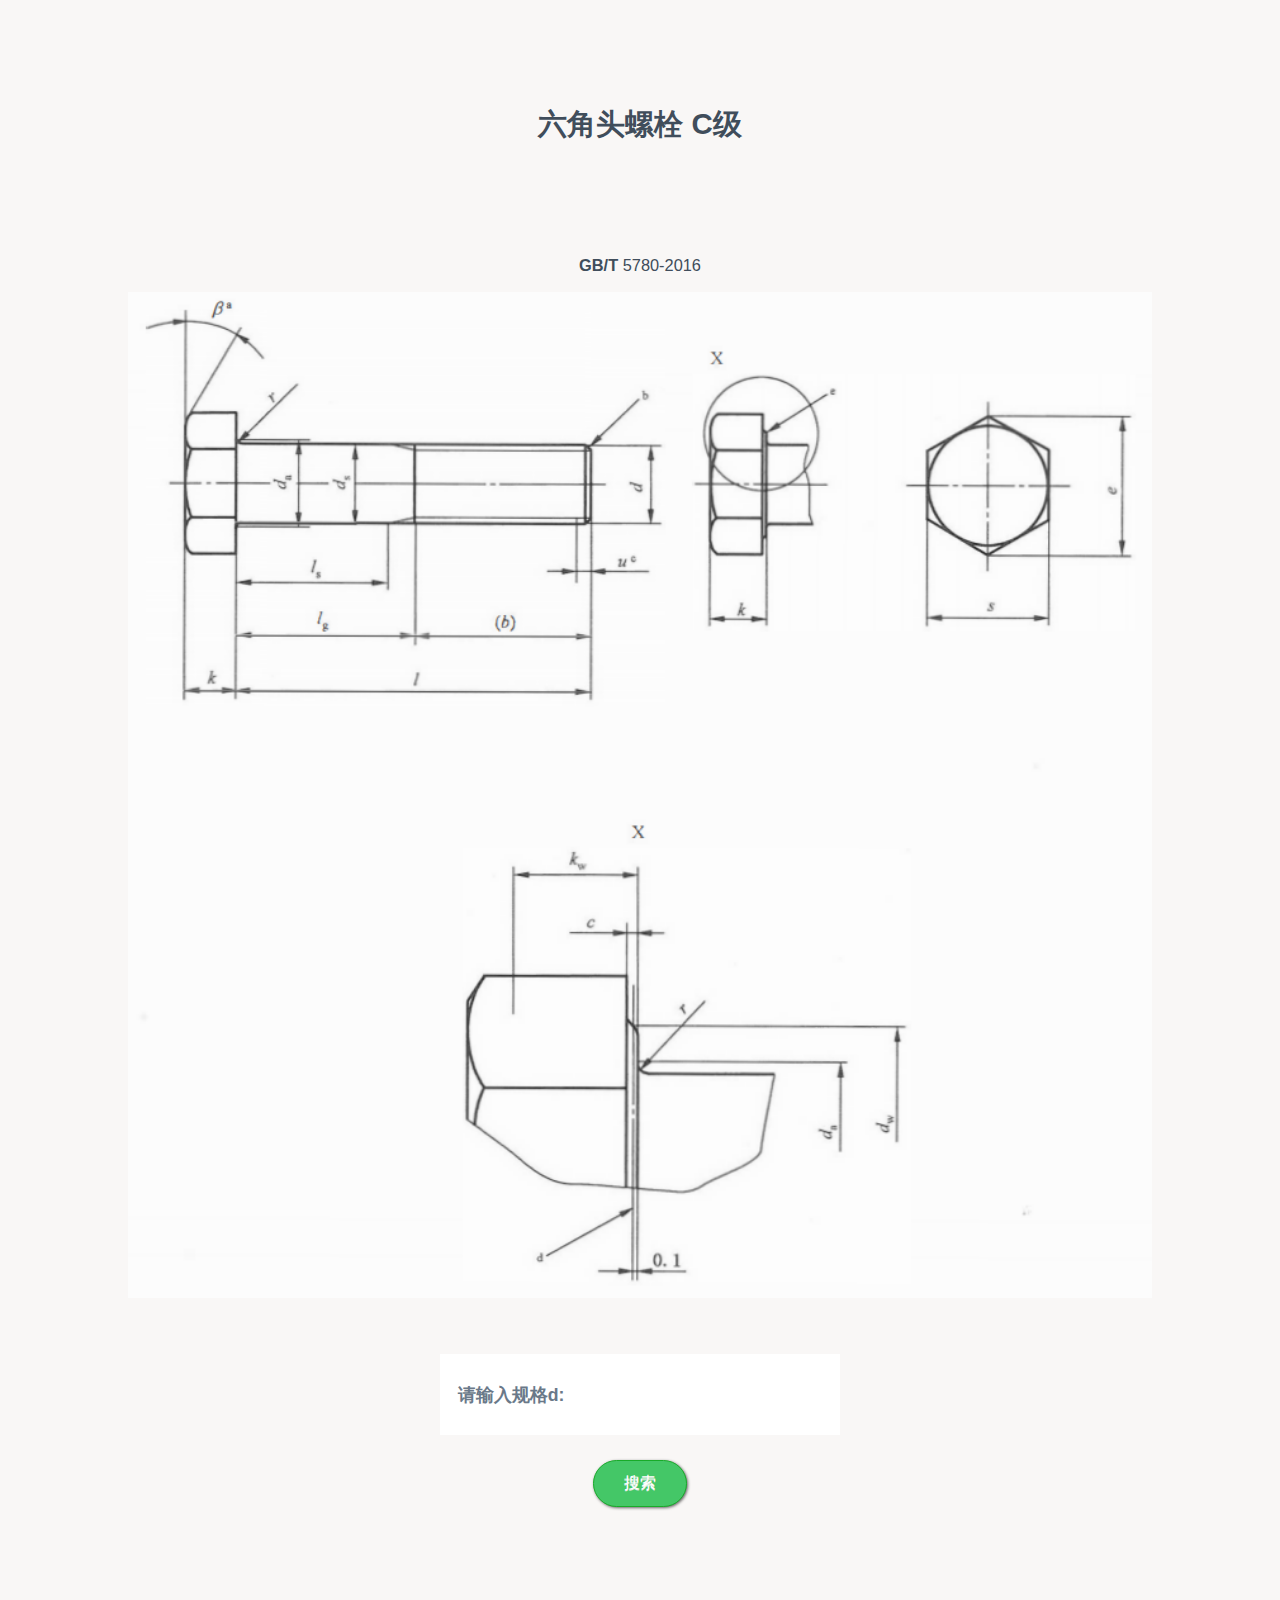
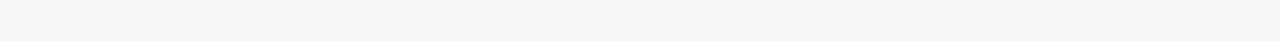
<file: WebRoot/bolt.html>
<!DOCTYPE html>
<html>
	<head>
		<meta charset="utf-8" />
		<meta http-equiv="pragma" content="no-cache">
		<meta http-equiv="cache-control" content="no-cache">
		<meta http-equiv="expires" content="0">
		<title>六角螺栓 C级</title>
		<link rel="stylesheet" type="text/css" href="css/bolt.css"/>
		<meta name="viewport" content="width=device-width,initial-scale=1.0, minimum-scale=1.0, maximum-scale=1.0, user-scalable=no"/>
		<script type="text/javascript" src="js\jquery-3.3.1.js"></script>
		<script type="text/javascript" src="js\bolt.js"></script>
		<link rel="stylesheet" type="text/css" href="css/normalize.css" />
		<link rel="stylesheet" type="text/css" href="fonts/font-awesome-4.2.0/css/font-awesome.min.css" />
		<link rel="stylesheet" type="text/css" href="css/demo.css" />
		<link rel="stylesheet" type="text/css" href="css/component.css" />
	</head>
	<body>
		<div class="content">
			<div id="">
				<h3>六角头螺栓 C级</h3>
				<p><strong>GB/T</strong> 5780-2016</p>
			</div>
			<div id="">
				<img src="img/bolt.png" class="bolt_img">
			</div>
			<div>
				<span class="input input--ichiro">
					<input class="input__field input__field--ichiro" type="text" id="bolt_value" onkeyup="value=value.replace(/[^\w\.\/]/ig,'')"/>
					<label class="input__label input__label--ichiro" for="bolt_value">
						<span class="input__label-content input__label-content--ichiro">请输入规格d:</span>
					</label>
				</span>
			</div>
			<div>
				<button type="button" id="bolt_search" class="search_bt">搜索</button>
			</div>
			<br>
			<br>
			<div id="data_content" >
			
			</div>
		</div>
	</body>
</html>
</file>
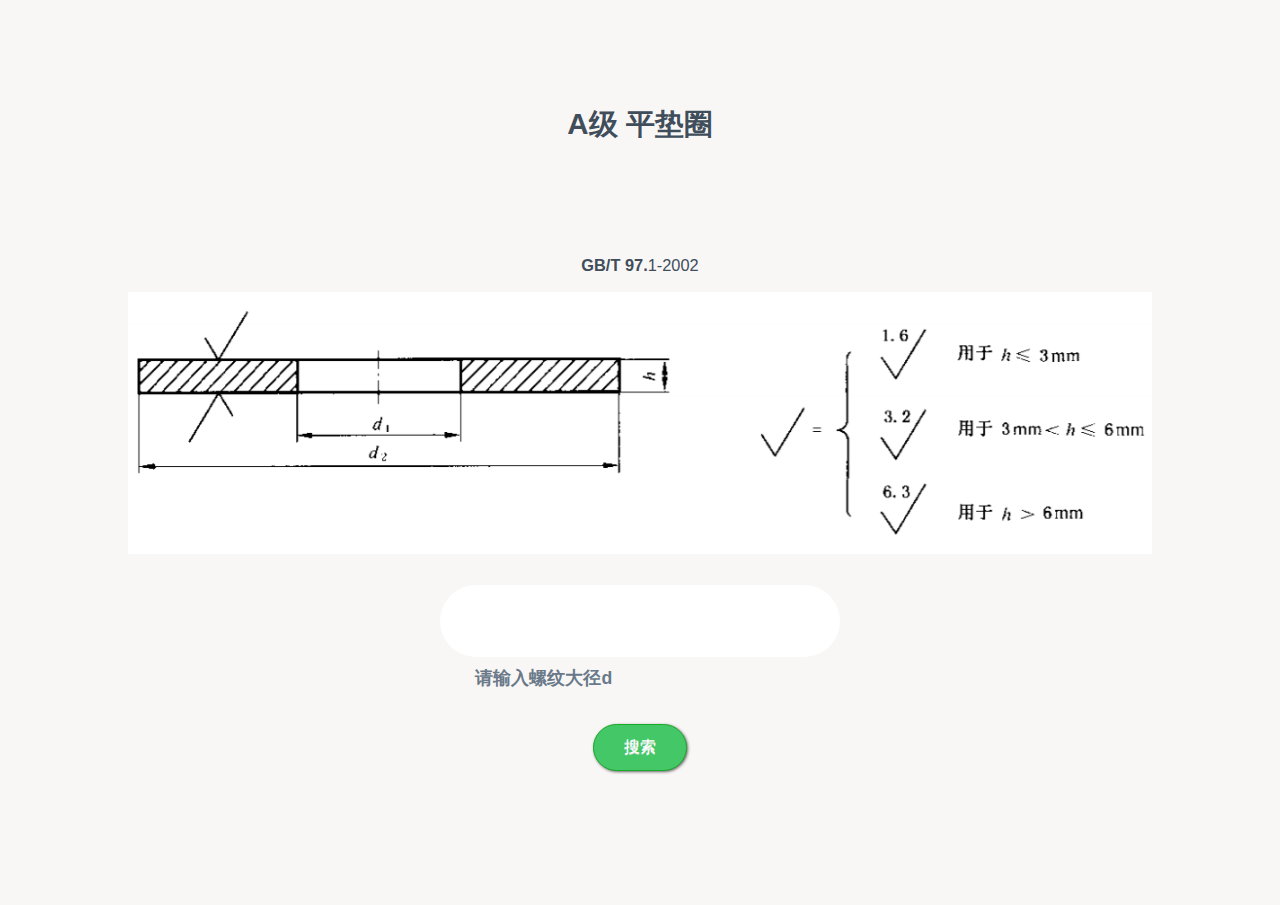
<file: WebRoot/gasket.html>
<!DOCTYPE html>
<html>
	<head>
		<meta charset="utf-8" />
		<meta name="viewport" content="width=device-width, initial-scale=1">
		<meta http-equiv="pragma" content="no-cache">
		<meta http-equiv="cache-control" content="no-cache">
		<meta http-equiv="expires" content="0">
		<title>A级 平垫圈</title>
		<link rel="stylesheet" type="text/css" href="css/gasket.css"/>
		<script type="text/javascript" src="js\jquery-3.3.1.js"></script>
		<script type="text/javascript" src="js\gasket.js"></script>
		<link rel="stylesheet" type="text/css" href="css/normalize.css" />
		<link rel="stylesheet" type="text/css" href="fonts/font-awesome-4.2.0/css/font-awesome.min.css" />
		<link rel="stylesheet" type="text/css" href="css/demo.css" />
		<link rel="stylesheet" type="text/css" href="css/component.css" />
	</head>
	<body>
		<div class="content">
			<div id="">
				<h3>A级 平垫圈</h3>
				<p><strong>GB/T 97.</strong>1-2002</p>
			</div>
			<div id="">
				<img src="img/gasket.png" class="gasket_img">
			</div>
			<div>
				<span class="input input--kyo">
					<input class="input__field input__field--kyo" type="text" id="gasket_value" onkeyup="if( ! /^\d*(?:\.\d{0,2})?$/.test(this.value)){alert('只能输入数字，小数点后只能保留两位');this.value='';}"/>
					<label class="input__label input__label--kyo" for="gasket_value">
						<span class="input__label-content input__label-content--kyo">请输入螺纹大径d</span>
					</label>
				</span>
			</div>
			<div>
				<button type="button" id="Gasket_Search" class="search_bt">搜索</button>
			</div>
			<br>
			<br>
			<div id="data_content" >
			
			</div>
		</div>
	</body>
</html>
</file>
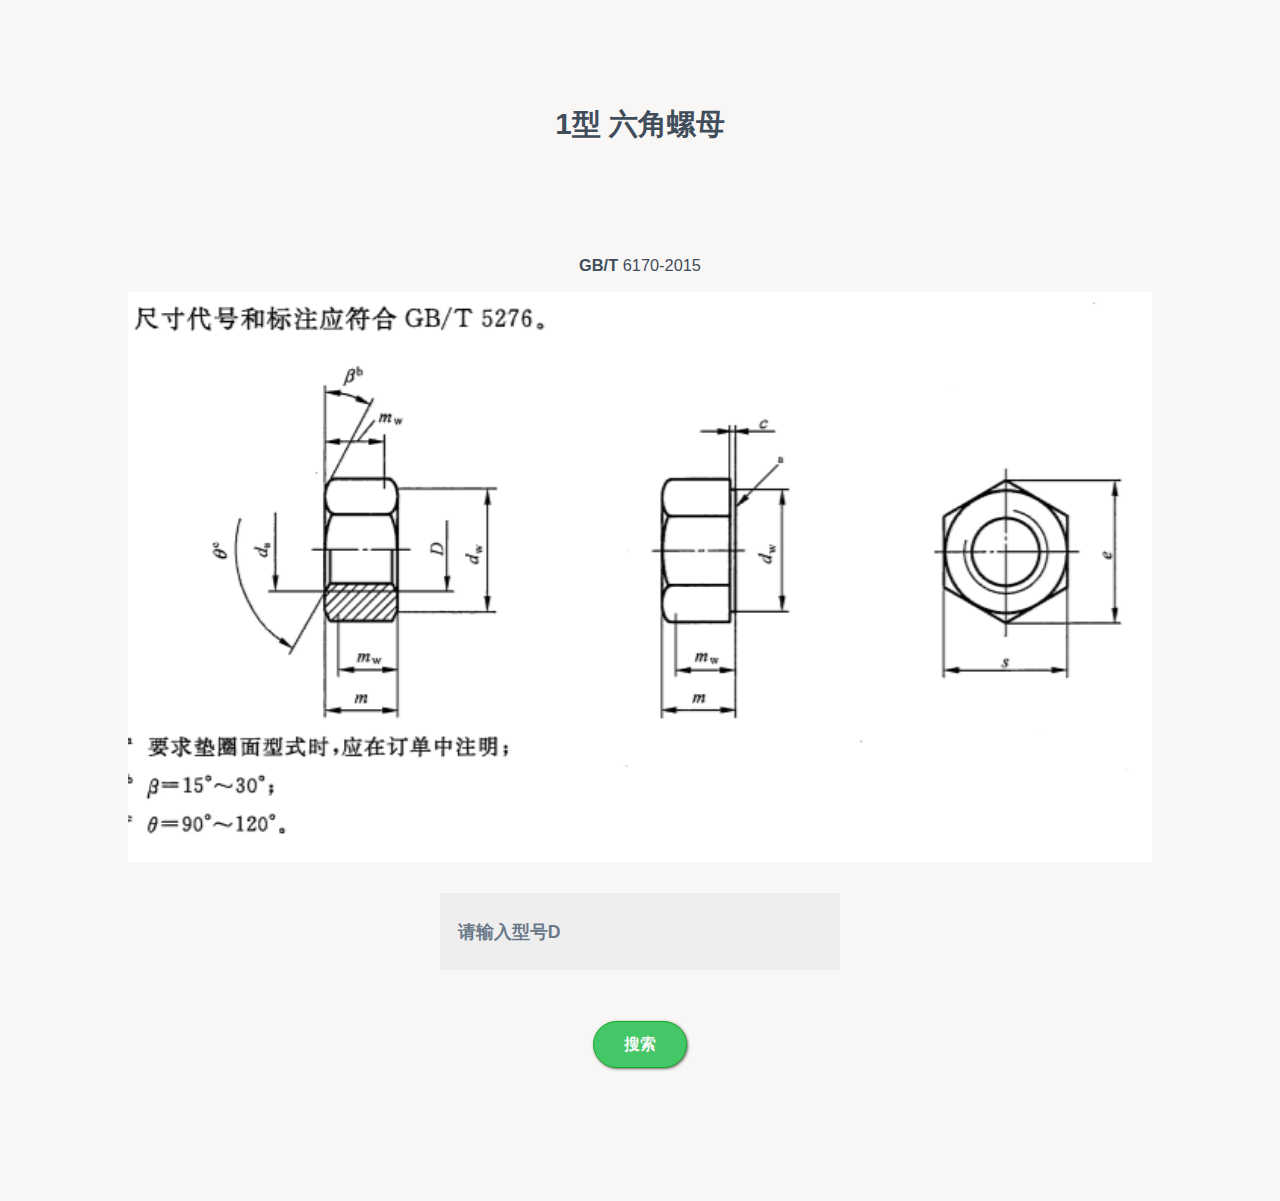
<file: WebRoot/nut.html>
<!DOCTYPE html>
<html>
	<head>
		<meta charset="utf-8" />
		<meta name="viewport" content="width=device-width, initial-scale=1">
		<meta http-equiv="pragma" content="no-cache">
		<meta http-equiv="cache-control" content="no-cache">
		<meta http-equiv="expires" content="0">
		<title>1型 六角螺母</title>
		<link rel="stylesheet" type="text/css" href="css/nut.css"/>
		<script type="text/javascript" src="js\jquery-3.3.1.js"></script>
		<script type="text/javascript" src="js\nut.js"></script>
		<link rel="stylesheet" type="text/css" href="css/normalize.css" />
		<link rel="stylesheet" type="text/css" href="fonts/font-awesome-4.2.0/css/font-awesome.min.css" />
		<link rel="stylesheet" type="text/css" href="css/demo.css" />
		<link rel="stylesheet" type="text/css" href="css/component.css" />
	</head>
	<body>
		<div class="content">
			<div id="">
				<h3>1型 六角螺母</h3>
				<p><strong>GB/T</strong> 6170-2015</p>
			</div>
			<div id="">
				<img src="img/nut.png" class="nut_img">
			</div>
			<div>
				<span class="input input--kaede">
					<input class="input__field input__field--kaede" type="text" id="nut_value" onkeyup="value=value.replace(/[^\w\.\/]/ig,'')"/>
					<label class="input__label input__label--kaede" for="nut_value">
						<span class="input__label-content input__label-content--kaede">请输入型号D</span>
					</label>
				</span>
			</div>
			<div>
				<button type="button" id="Nut_Search" class="search_bt">搜索</button>
			</div>
			<br>
			<br>
			<div id="data_content" >
			
			</div>
		</div>
	</body>
</html>
</file>
<file: WebRoot/css/bolt.css>
.content{
	text-align: center;
}
.content .bolt_img{
	width: 80%;
}
.append_content{
	margin:0 auto;
	font-size:18px;
	background: #FFF473;
	border-radius:15px;
	border-left-width: inherit;     
	border-left-style: solid;
	border-left-width: 25px;
	border-left-color: chocolate;
	text-align:left;
	width:85%;
	word-break: break-all;
	word-wrap: break-word;
	padding: 13px;
	line-height:25px;
}
.content .search_bt{
  -webkit-border-radius: 28;
  -moz-border-radius: 28;
  border-radius: 28px;
  text-shadow: 0px 1px 0px #eaeaea;
  -webkit-box-shadow: 1px 1px 3px 0px #666666;
  -moz-box-shadow: 1px 1px 3px 0px #666666;
  box-shadow: 1px 1px 3px 0px #666666;
  font-family: Arial;
  color: #ffffff;
  font-size: 16px;
  background: #44c767;
  padding: 12px 30px 12px 30px;
  border: solid #18ab29 1px;
  text-decoration: none;
}
.content .search_bt:hover {
  color: #ffffff;
  background: #5cbf2a;
  text-decoration: none;
}
</file>
<file: WebRoot/css/demo.css>
@font-face {
	font-weight: normal;
	font-style: normal;
	font-family: 'codropsicons';
	src:url('../fonts/codropsicons/codropsicons.eot');
	src:url('../fonts/codropsicons/codropsicons.eot?#iefix') format('embedded-opentype'),
		url('../fonts/codropsicons/codropsicons.woff') format('woff'),
		url('../fonts/codropsicons/codropsicons.ttf') format('truetype'),
		url('../fonts/codropsicons/codropsicons.svg#codropsicons') format('svg');
}

*, *:after, *:before { -webkit-box-sizing: border-box; box-sizing: border-box; }
.clearfix:before, .clearfix:after { content: ''; display: table; }
.clearfix:after { clear: both; }

body {
	background: #f9f7f6;
	color: #404d5b;
	font-weight: 500;
	font-size: 1.05em;
	font-family: 'Raleway', Arial, sans-serif;
}

a {
	color: #2fa0ec;
	text-decoration: none;
	outline: none;
}

a:hover, a:focus {
	color: #74777b;
}

.container {
	margin: 0 auto;
	text-align: center;
	overflow: hidden;
}

.content {
	font-size: 150%;
	padding: 3em 0;
}

.content h2 {
	margin: 0 0 2em;
	opacity: 0.1;
}

.content p {
	margin: 1em 0;
	padding: 5em 0 0 0;
	font-size: 0.65em;
}

.bgcolor-1 { background: #f0efee; }
.bgcolor-2 { background: #f9f9f9; }
.bgcolor-3 { background: #e8e8e8; }
.bgcolor-4 { background: #2f3238; color: #fff; }
.bgcolor-5 { background: #df6659; color: #521e18; }
.bgcolor-6 { background: #2fa8ec; }
.bgcolor-7 { background: #d0d6d6; }
.bgcolor-8 { background: #3d4444; color: #fff; }

body .nomargin-bottom {
	margin-bottom: 0;
}

/* Header */
.codrops-header {
	padding: 3em 190px 4em;
	letter-spacing: -1px;
}

.codrops-header h1 {
	font-weight: 800;
	font-size: 4em;
	line-height: 1;
	margin-bottom: 0;
}

.codrops-header h1 span {
	display: block;
	font-size: 50%;
	font-weight: 400;
	padding: 0.325em 0 0.5em 0;
	color: #c3c8cd;
}

/* Top Navigation Style */
.codrops-links {
	position: relative;
	display: inline-block;
	white-space: nowrap;
	font-size: 1.25em;
	text-align: center;
}

.codrops-links::after {
	position: absolute;
	top: 0;
	left: 50%;
	margin-left: -1px;
	width: 2px;
	height: 100%;
	background: #dbdbdb;
	content: '';
	-webkit-transform: rotate3d(0,0,1,22.5deg);
	transform: rotate3d(0,0,1,22.5deg);
}

.codrops-icon {
	display: inline-block;
	margin: 0.5em;
	padding: 0em 0;
	width: 1.5em;
	text-decoration: none;
}

.codrops-icon span {
	display: none;
}

.codrops-icon:before {
	margin: 0 5px;
	text-transform: none;
	font-weight: normal;
	font-style: normal;
	font-variant: normal;
	font-family: 'codropsicons';
	line-height: 1;
	speak: none;
	-webkit-font-smoothing: antialiased;
}

.codrops-icon--drop:before {
	content: "\e001";
}

.codrops-icon--prev:before {
	content: "\e004";
}

/* Related demos */
.content--related {
	text-align: center;
	color: #D8DADB;
	font-weight: bold;
}

.media-item {
	display: inline-block;
	padding: 1em;
	vertical-align: top;
	-webkit-transition: color 0.3s;
	transition: color 0.3s;
}

.media-item__img {
	opacity: 0.8;
	-webkit-transition: opacity 0.3s;
	transition: opacity 0.3s;
}

.media-item:hover .media-item__img,
.media-item:focus .media-item__img {
	opacity: 1;
}

.media-item__title {
	font-size: 0.75em;
	margin: 0;
	padding: 0.5em;
}

@media screen and (max-width: 50em) {
	.codrops-header {
		padding: 3em 10% 4em;
	}
}

@media screen and (max-width: 40em) {
	.codrops-header h1 {
		font-size: 2.8em;
	}
}
</file>
<file: WebRoot/css/component.css>
.input {
	position: relative;
	z-index: 1;
	display: inline-block;
	margin: 1em;
	max-width: 400px;
	width: calc(100% - 2em);
	vertical-align: top;
}

.input__field {
	position: relative;
	display: block;
	float: right;
	padding: 0.8em;
	width: 60%;
	border: none;
	border-radius: 0;
	background: #f0f0f0;
	color: #aaa;
	font-weight: bold;
	font-family: "Helvetica Neue", Helvetica, Arial, sans-serif;
	-webkit-appearance: none; /* for box shadows to show on iOS */
}

.input__field:focus {
	outline: none;
}

.input__label {
	display: inline-block;
	float: right;
	padding: 0 1em;
	width: 40%;
	color: #6a7989;
	font-weight: bold;
	font-size: 70.25%;
	-webkit-touch-callout: none;
	-webkit-user-select: none;
	-khtml-user-select: none;
	-moz-user-select: none;
	-ms-user-select: none;
	user-select: none;
}

.input__label-content {
	position: relative;
	display: block;
	padding: 1.6em 0;
	width: 100%;
}

.graphic {
	position: absolute;
	top: 0;
	left: 0;
	fill: none;
}

.icon {
	color: #ddd;
	font-size: 150%;
}

/* Individual styles */

/* Haruki */

.input--haruki {
	margin: 4em 1em 1em;
}

.input__field--haruki {
	padding: 0.4em 0.25em;
	width: 100%;
	background: transparent;
	color: #AFB5BB;
	font-size: 1.55em;
}

.input__label--haruki {
	position: absolute;
	width: 100%;
	text-align: left;
	pointer-events: none;
}

.input__label-content--haruki {
	-webkit-transition: -webkit-transform 0.3s;
	transition: transform 0.3s;
}

.input__label--haruki::before,
.input__label--haruki::after {
	content: '';
	position: absolute;
	left: 0;
	z-index: -1;
	width: 100%;
	height: 4px;
	background: #6a7989;
	-webkit-transition: -webkit-transform 0.3s;
	transition: transform 0.3s;
}

.input__label--haruki::before {
	top: 0;
}

.input__label--haruki::after {
	bottom: 0;
}

.input__field--haruki:focus + .input__label--haruki .input__label-content--haruki,
.input--filled .input__label-content--haruki {
	-webkit-transform: translate3d(0, -90%, 0);
	transform: translate3d(0, -90%, 0);
}

.input__field--haruki:focus + .input__label--haruki::before,
.input--filled .input__label--haruki::before {
	-webkit-transform: translate3d(0, -0.5em, 0);
	transform: translate3d(0, -0.5em, 0);
}

.input__field--haruki:focus + .input__label--haruki::after,
.input--filled .input__label--haruki::after {
	-webkit-transform: translate3d(0, 0.5em, 0);
	transform: translate3d(0, 0.5em, 0);
}

/* Hoshi */
.input--hoshi {
	overflow: hidden;
}

.input__field--hoshi {
	margin-top: 1em;
	padding: 0.85em 0.15em;
	width: 100%;
	background: transparent;
	color: #595F6E;
}

.input__label--hoshi {
	position: absolute;
	bottom: 0;
	left: 0;
	padding: 0 0.25em;
	width: 100%;
	height: calc(100% - 1em);
	text-align: left;
	pointer-events: none;
}

.input__label-content--hoshi {
	position: absolute;
}

.input__label--hoshi::before,
.input__label--hoshi::after {
	content: '';
	position: absolute;
	top: 0;
	left: 0;
	width: 100%;
	height: calc(100% - 10px);
	border-bottom: 1px solid #B9C1CA;
}

.input__label--hoshi::after {
	margin-top: 2px;
	border-bottom: 4px solid red;
	-webkit-transform: translate3d(-100%, 0, 0);
	transform: translate3d(-100%, 0, 0);
	-webkit-transition: -webkit-transform 0.3s;
	transition: transform 0.3s;
}

.input__label--hoshi-color-1::after {
	border-color: hsl(200, 100%, 50%);
}

.input__label--hoshi-color-2::after {
	border-color: hsl(160, 100%, 50%);
}

.input__label--hoshi-color-3::after {
	border-color: hsl(20, 100%, 50%);
}

.input__field--hoshi:focus + .input__label--hoshi::after,
.input--filled .input__label--hoshi::after {
	-webkit-transform: translate3d(0, 0, 0);
	transform: translate3d(0, 0, 0);
}

.input__field--hoshi:focus + .input__label--hoshi .input__label-content--hoshi,
.input--filled .input__label-content--hoshi {
	-webkit-animation: anim-1 0.3s forwards;
	animation: anim-1 0.3s forwards;
}

@-webkit-keyframes anim-1 {
	50% {
		opacity: 0;
		-webkit-transform: translate3d(1em, 0, 0);
		transform: translate3d(1em, 0, 0);
	}
	51% {
		opacity: 0;
		-webkit-transform: translate3d(-1em, -40%, 0);
		transform: translate3d(-1em, -40%, 0);
	}
	100% {
		opacity: 1;
		-webkit-transform: translate3d(0, -40%, 0);
		transform: translate3d(0, -40%, 0);
	}
}

@keyframes anim-1 {
	50% {
		opacity: 0;
		-webkit-transform: translate3d(1em, 0, 0);
		transform: translate3d(1em, 0, 0);
	}
	51% {
		opacity: 0;
		-webkit-transform: translate3d(-1em, -40%, 0);
		transform: translate3d(-1em, -40%, 0);
	}
	100% {
		opacity: 1;
		-webkit-transform: translate3d(0, -40%, 0);
		transform: translate3d(0, -40%, 0);
	}
}

/* Kuro */
.input--kuro {
	max-width: 320px;
	margin-bottom: 3em;
}

.input__field--kuro {
	width: 100%;
	background: transparent;
	color: #9196A1;
	opacity: 0;
	text-align: center;
	-webkit-transition: opacity 0.3s;
	transition: opacity 0.3s;
}

.input__label--kuro {
	position: absolute;
	left: 0;
	width: 100%;
	color: #df6589;
	pointer-events: none;
}

.input__label--kuro::before,
.input__label--kuro::after {
	content: '';
	position: absolute;
	top: 0;
	left: 0;
	width: 50%;
	height: 100%;
	border: 4px solid #747981;
	-webkit-transition: -webkit-transform 0.3s;
	transition: transform 0.3s;
}

.input__label--kuro::before {
	border-right: none;
}

.input__label--kuro::after {
	left: 50%;
	border-left: none;
}

.input__field--kuro:focus,
.input--filled .input__field--kuro {
	opacity: 1;
	-webkit-transition-delay: 0.3s;
	transition-delay: 0.3s;
}

.input__field--kuro:focus + .input__label--kuro::before,
.input--filled .input__label--kuro::before {
	-webkit-transform: translate3d(-10%, 0, 0);
	transform: translate3d(-10%, 0, 0);
}

.input__field--kuro:focus + .input__label--kuro::after,
.input--filled .input__label--kuro::after {
	-webkit-transform: translate3d(10%, 0, 0);
	transform: translate3d(10%, 0, 0);
}

.input__field--kuro:focus + .input__label--kuro .input__label-content--kuro,
.input--filled .input__label-content--kuro {
	-webkit-animation: anim-2 0.3s forwards;
	animation: anim-2 0.3s forwards;
}

@-webkit-keyframes anim-2 {
	50% {
		opacity: 0;
		-webkit-transform: scale3d(0.3, 0.3, 1);
		transform: scale3d(0.3, 0.3, 1);
	}
	51% {
		opacity: 0;
		-webkit-transform: translate3d(0, 3.7em, 0) scale3d(0.3, 0.3, 1);
		transform: translate3d(0, 3.7em, 0) scale3d(0.3, 0.3, 1);
	}
	100% {
		opacity: 1;
		-webkit-transform: translate3d(0, 3.7em, 0);
		transform: translate3d(0, 3.7em, 0);
	}
}

@keyframes anim-2 {
	50% {
		opacity: 0;
		-webkit-transform: scale3d(0.3, 0.3, 1);
		transform: scale3d(0.3, 0.3, 1);
	}
	51% {
		opacity: 0;
		-webkit-transform: translate3d(0, 3.7em, 0) scale3d(0.3, 0.3, 1);
		transform: translate3d(0, 3.7em, 0) scale3d(0.3, 0.3, 1);
	}
	100% {
		opacity: 1;
		-webkit-transform: translate3d(0, 3.7em, 0);
		transform: translate3d(0, 3.7em, 0);
	}
}

/* Jiro */
.input--jiro {
	margin-top: 2em;
}

.input__field--jiro {
	padding: 0.85em 0.5em;
	width: 100%;
	background: transparent;
	color: #DDE2E2;
	opacity: 0;
	-webkit-transition: opacity 0.3s;
	transition: opacity 0.3s;
}

.input__label--jiro {
	position: absolute;
	left: 0;
	padding: 0 0.85em;
	width: 100%;
	height: 100%;
	text-align: left;
	pointer-events: none;
}

.input__label-content--jiro {
	-webkit-transition: -webkit-transform 0.3s 0.3s;
	transition: transform 0.3s 0.3s;
}

.input__label--jiro::before,
.input__label--jiro::after {
	content: '';
	position: absolute;
	top: 0;
	left: 0;
	width: 100%;
	height: 100%;
	-webkit-transition: -webkit-transform 0.3s;
	transition: transform 0.3s;
}

.input__label--jiro::before {
	border-top: 2px solid #6a7989;
	-webkit-transform: translate3d(0, 100%, 0) translate3d(0, -2px, 0);
	transform: translate3d(0, 100%, 0) translate3d(0, -2px, 0);
	-webkit-transition-delay: 0.3s;
	transition-delay: 0.3s;
}

.input__label--jiro::after {
	z-index: -1;
	background: #6a7989;
	-webkit-transform: scale3d(1, 0, 1);
	transform: scale3d(1, 0, 1);
	-webkit-transform-origin: 50% 0%;
	transform-origin: 50% 0%;
}

.input__field--jiro:focus,
.input--filled .input__field--jiro {
	opacity: 1;
	-webkit-transition-delay: 0.3s;
	transition-delay: 0.3s;
}

.input__field--jiro:focus + .input__label--jiro .input__label-content--jiro,
.input--filled .input__label-content--jiro {
	-webkit-transform: translate3d(0, -80%, 0);
	transform: translate3d(0, -80%, 0);
	-webkit-transition-timing-function: cubic-bezier(0.2, 1, 0.3, 1);
	transition-timing-function: cubic-bezier(0.2, 1, 0.3, 1);
}

.input__field--jiro:focus + .input__label--jiro::before,
.input--filled .input__label--jiro::before {
	-webkit-transition-delay: 0s;
	transition-delay: 0s;
}

.input__field--jiro:focus + .input__label--jiro::before,
.input--filled .input__label--jiro::before {
	-webkit-transform: translate3d(0, 0, 0);
	transform: translate3d(0, 0, 0);
}

.input__field--jiro:focus + .input__label--jiro::after,
.input--filled .input__label--jiro::after {
	-webkit-transform: scale3d(1, 1, 1);
	transform: scale3d(1, 1, 1);
	-webkit-transition-delay: 0.3s;
	transition-delay: 0.3s;
	-webkit-transition-timing-function: cubic-bezier(0.2, 1, 0.3, 1);
	transition-timing-function: cubic-bezier(0.2, 1, 0.3, 1);
}

/* Minoru */
.input__field--minoru {
	width: 100%;
	background: #fff;
	box-shadow: 0px 0px 0px 2px transparent;
	color: #eca29b;
	-webkit-transition: box-shadow 0.3s;
	transition: box-shadow 0.3s;
}

.input__label--minoru {
	padding: 0;
	width: 100%;
	text-align: left;
}

.input__label--minoru::after {
	content: '';
  	position: absolute;
  	top: 0;
  	z-index: -1;
  	width: 100%;
  	height: 4em;
	box-shadow: 0px 0px 0px 0px;
	color: rgba(199,152,157, 0.6);
}

.input__field--minoru:focus {
	box-shadow: 0px 0px 0px 2px #eca29b;
}

.input__field--minoru:focus + .input__label--minoru {
	pointer-events: none;
}

.input__field--minoru:focus + .input__label--minoru::after {
	-webkit-animation: anim-shadow 0.3s forwards;
	animation: anim-shadow 0.3s forwards;
}

@-webkit-keyframes anim-shadow {
	to {
		box-shadow: 0px 0px 100px 50px;
    	opacity: 0;
	}
}

@keyframes anim-shadow {
	to {
		box-shadow: 0px 0px 100px 50px;
    	opacity: 0;
	}
}

.input__label-content--minoru {
	padding: 0.75em 0.15em;
}

/* Yoko */
.input__field--yoko {
	z-index: 10;
	width: 100%;
	background: transparent;
	color: #f5f5f5;
	opacity: 0;
	-webkit-transition: opacity 0.3s;
	transition: opacity 0.3s;
}

.input__label--yoko {
	position: relative;
	width: 100%;
	color: #b04b40;
	text-align: left;
}

.input__label--yoko::before {
	content: '';
	position: absolute;
	bottom: 100%;
	left: 0;
	width: 100%;
	height: 4em;
	background: #c5564a;
	-webkit-transform: perspective(1000px) rotate3d(1, 0, 0, 90deg);
	transform: perspective(1000px) rotate3d(1, 0, 0, 90deg);
	-webkit-transform-origin: 50% 100%;
	transform-origin: 50% 100%;
	-webkit-transition: -webkit-transform 0.3s;
	transition: transform 0.3s;
}

.input__label--yoko::after {
	content: '';
	position: absolute;
	top: 0;
	left: 0;
	width: 100%;
	height: 0.25em;
	background: #ad473c;
	-webkit-transform-origin: 50% 0%;
	transform-origin: 50% 0%;
	-webkit-transition: -webkit-transform 0.3s;
	transition: transform 0.3s;
}

.input__label-content--yoko {
	padding: 0.75em 0;
}

.input__field--yoko:focus,
.input--filled .input__field--yoko {
	opacity: 1;
	-webkit-transition-delay: 0.3s;
	transition-delay: 0.3s;
}

.input__field--yoko:focus + .input__label--yoko::before,
.input--filled .input__label--yoko::before {
	-webkit-transform: perspective(1000px) rotate3d(1, 0, 0, 0deg);
	transform: perspective(1000px) rotate3d(1, 0, 0, 0deg);
}

.input__field--yoko:focus + .input__label--yoko,
.input--filled .input__label--yoko {
	pointer-events: none;
}

.input__field--yoko:focus + .input__label--yoko::after,
.input--filled .input__label--yoko::after {
	-webkit-transform: perspective(1000px) rotate3d(1, 0, 0, -90deg);
	transform: perspective(1000px) rotate3d(1, 0, 0, -90deg);
}

/* Kyo */
.input--kyo {
	z-index: auto;
}

.input__field--kyo {
	padding: 0.85em 1.5em;
	width: 100%;
	border-radius: 2em;
	background: #fff;
	color: #535d92;
}

.input__label--kyo {
	z-index: 0;
	padding: 0 0 0 2em;
	width: 100%;
	text-align: left;
}

.input__label--kyo::after {
	content: '';
	position: fixed;
	top: 0;
	left: 0;
	z-index: 1000;
	width: 100%;
	height: 100%;
	background: rgba(11, 43, 205, 0.6);
	opacity: 0;
	-webkit-transition: opacity 0.3s;
	transition: opacity 0.3s;
	pointer-events: none;
}

.input__label-content--kyo {
	padding: 0.5em 0;
}

.input__field--kyo:focus,
.input__field--kyo:focus +  .input__label--kyo .input__label-content--kyo {
	z-index: 10000;
}

.input__field--kyo:focus + .input__label--kyo {
	color: #fff;
}

.input__field--kyo:focus + .input__label--kyo::after {
	opacity: 1;
}

/* Akira */
.input--akira {
	margin-top: 2em;
}

.input__field--akira {
	position: absolute;
	top: 0;
	left: 0;
	z-index: 10;
	display: block;
	padding: 0 1em;
	width: 100%;
	height: 100%;
	background: transparent;
	text-align: center;
}

.input__label--akira {
	padding: 0;
	width: 100%;
	background: #696a6e;
	color: #cc6055;
	cursor: text;
}

.input__label--akira::before {
	content: '';
	position: absolute;
	top: 0;
	left: 0;
	width: 100%;
	height: 100%;
	background: #2f3238;
	-webkit-transform: scale3d(0.97, 0.85, 1);
	transform: scale3d(0.97, 0.85, 1);
	-webkit-transition: -webkit-transform 0.3s;
	transition: transform 0.3s;
}

.input__label-content--akira {
	-webkit-transition: -webkit-transform 0.3s;
	transition: transform 0.3s;
}

.input__field--akira:focus + .input__label--akira::before,
.input--filled .input__label--akira::before {
	-webkit-transform: scale3d(0.99, 0.95, 1);
	transform: scale3d(0.99, 0.95, 1);
}

.input__field--akira:focus + .input__label--akira,
.input--filled .input__label--akira {
	cursor: default;
	pointer-events: none;
}

.input__field--akira:focus + .input__label--akira .input__label-content--akira,
.input--filled .input__label-content--akira {
	-webkit-transform: translate3d(0, -3.5em, 0);
	transform: translate3d(0, -3.5em, 0);
}

/* Ichiro */
.input--ichiro {
	margin-top: 2em;
}

.input__field--ichiro {
	position: absolute;
	top: 4px;
	left: 4px;
	z-index: 100;
	display: block;
	padding: 0 0.55em;
	width: calc(100% - 8px);
	height: calc(100% - 8px);
	background: #f0f0f0;
	color: #7F8994;
	opacity: 0;
	-webkit-transform: scale3d(1, 0, 1);
	transform: scale3d(1, 0, 1);
	-webkit-transform-origin: 50% 100%;
	transform-origin: 50% 100%;
	-webkit-transition: opacity 0.3s, -webkit-transform 0.3s;
	transition: opacity 0.3s, transform 0.3s;
}

.input__label--ichiro {
	width: 100%;
	text-align: left;
	cursor: text;
}

.input__label--ichiro::before {
	content: '';
	position: absolute;
	top: 0;
	left: 0;
	width: 100%;
	height: 100%;
	background: #fff;
	-webkit-transform-origin: 50% 100%;
	transform-origin: 50% 100%;
	-webkit-transition: -webkit-transform 0.3s;
	transition: transform 0.3s;
}

.input__label-content--ichiro {
	-webkit-transform-origin: 0% 50%;
	transform-origin: 0% 50%;
	-webkit-transition: -webkit-transform 0.3s;
	transition: transform 0.3s;
}

.input__field--ichiro:focus,
.input--filled .input__field--ichiro {
	opacity: 1;
	-webkit-transform: scale3d(1, 1, 1);
	transform: scale3d(1, 1, 1);
}

.input__field--ichiro:focus + .input__label--ichiro,
.input--filled .input__label--ichiro {
	cursor: default;
	pointer-events: none;
}

.input__field--ichiro:focus + .input__label--ichiro::before,
.input--filled .input__label--ichiro::before {
	-webkit-transform: scale3d(1, 1.5, 1);
	transform: scale3d(1, 1.5, 1);
}

.input__field--ichiro:focus + .input__label--ichiro .input__label-content--ichiro,
.input--filled .input__label-content--ichiro {
	-webkit-transform: translate3d(0, -3.15em, 0) scale3d(0.8, 0.8, 1);
	transform: translate3d(0, -3.15em, 0) scale3d(0.8, 0.8, 1) translateZ(1px);
}

/* Juro */
.input--juro {
	overflow: hidden;
}

.input__field--juro {
	position: absolute;
	z-index: 100;
	padding: 2.15em 0.75em 0;
	width: 100%;
	background: transparent;
	color: #1784cd;
	font-size: 0.85em;
}

.input__label--juro {
	padding: 0;
	width: 100%;
	height: 100%;
	background: #fff;
	text-align: left;
}

.input__label-content--juro {
	padding: 2em 1em;
	-webkit-transform-origin: 0% 50%;
	transform-origin: 0% 50%;
	-webkit-transition: -webkit-transform 0.3s, color 0.3s;
	transition: transform 0.3s, color 0.3s;

	text-rendering: geometricPrecision;
}

.input__label--juro::before {
	content: '';
	position: absolute;
	top: 0;
	left: 0;
	width: 100%;
	height: 100%;
	border: 0px solid transparent;
	-webkit-transition: border-width 0.3s, border-color 0.3s;
	transition: border-width 0.3s, border-color 0.3s;
}

.input__field--juro:focus + .input__label--juro::before,
.input--filled .input__label--juro::before {
	border-width: 8px;
	border-color: #1784cd;
	border-top-width: 2em;
}

.input__field--juro:focus + .input__label--juro .input__label-content--juro,
.input--filled .input__label--juro .input__label-content--juro {
	color: #fff;
	-webkit-transform: translate3d(0, -1.5em, 0) scale3d(0.75, 0.75, 1);
	transform: translate3d(0, -1.5em, 0) scale3d(0.75, 0.75, 1) translateZ(1px);
}

/* Hideo */
.input--hideo {
	overflow: hidden;
	background: #fff;
}

.input__field--hideo {
	padding: 0.85em 0.85em 0.85em 3em;
	width: 100%;
	background: transparent;
	-webkit-transform: translate3d(1em, 0, 0);
	transform: translate3d(1em, 0, 0);
	-webkit-transition: -webkit-transform 0.3s;
	transition: transform 0.3s;
}

.input__label--hideo {
	position: absolute;
	padding: 1.25em 0 0;
	width: 4em;
	height: 100%;
}

.input__label--hideo::before {
	content: '';
	position: absolute;
	top: 0;
	left: 0;
	z-index: -1;
	width: 4em;
	height: 100%;
	background: #899dda;
	-webkit-transform-origin: 0% 50%;
	transform-origin: 0% 50%;
	-webkit-transition: -webkit-transform 0.3s;
	transition: transform 0.3s;
}

.icon--hideo {
	color: #fff;
	-webkit-transform: scale3d(1, 1, 1); /* Needed for Chrome bug */
	transform: scale3d(1, 1, 1);
	-webkit-transform-origin: 0% 50%;
	transform-origin: 0% 50%;
	-webkit-transition: -webkit-transform 0.3s;
	transition: transform 0.3s;
}

.input__label-content--hideo {
	position: absolute;
	top: 100%;
}

.input__field--hideo:focus {
	-webkit-transform: translate3d(0, 0, 0);
	transform: translate3d(0, 0, 0);
}

.input__field--hideo:focus + .input__label--hideo::before {
	-webkit-transform: scale3d(0.8, 1, 1);
	transform: scale3d(0.8, 1, 1);
}

.input__field--hideo:focus + .input__label--hideo .icon--hideo {
	-webkit-transform: scale3d(0.6, 0.6, 1);
	transform: scale3d(0.6, 0.6, 1);
}

/* Madoka */
.input--madoka {
	margin: 1.1em;
}

.input__field--madoka {
	width: 100%;
	background: transparent;
	color: #7A7593;
}

.input__label--madoka {
	position: absolute;
	width: 100%;
	height: 100%;
	color: #7A7593;
	text-align: left;
	cursor: text;
}

.input__label-content--madoka {
	-webkit-transform-origin: 0% 50%;
	transform-origin: 0% 50%;
	-webkit-transition: -webkit-transform 0.3s;
	transition: transform 0.3s;
}

.graphic--madoka {
	-webkit-transform: scale3d(1, -1, 1);
	transform: scale3d(1, -1, 1);
	-webkit-transition: stroke-dashoffset 0.3s;
	transition: stroke-dashoffset 0.3s;
	pointer-events: none;

	stroke: #7A7593;
	stroke-width: 4px;
	stroke-dasharray: 962;
	stroke-dashoffset: 558;
}

.input__field--madoka:focus + .input__label--madoka,
.input--filled .input__label--madoka {
	cursor: default;
	pointer-events: none;
}

.input__field--madoka:focus + .input__label--madoka .graphic--madoka,
.input--filled .graphic--madoka {
	stroke-dashoffset: 0;
}

.input__field--madoka:focus + .input__label--madoka .input__label-content--madoka,
.input--filled .input__label-content--madoka {
	-webkit-transform: scale3d(0.81, 0.81, 1) translate3d(0, 4em, 0);
	transform: scale3d(0.81, 0.81, 1) translate3d(0, 4em, 0);
}

/* Kaede */
.input--kaede {
	display: block;
	overflow: hidden;
	margin: 1em auto 2em;
	background: #EFEEEE;
}

.input__field--kaede {
	position: absolute;
	top: 0;
	right: 100%;
	width: 60%;
	height: 100%;
	background: #fff;
	color: #9DABBA;
	-webkit-transition: -webkit-transform 0.5s;
	transition: transform 0.5s;
	-webkit-transition-timing-function: cubic-bezier(0.2, 1, 0.3, 1);
	transition-timing-function: cubic-bezier(0.2, 1, 0.3, 1);
}

.input__label--kaede {
	z-index: 10;
	display: block;
	width: 100%;
	height: 100%;
	text-align: left;
	cursor: text;
	-webkit-transform-origin: 0% 50%;
	transform-origin: 0% 50%;
	-webkit-transition: -webkit-transform 0.5s;
	transition: transform 0.5s;
	-webkit-transition-timing-function: cubic-bezier(0.2, 1, 0.3, 1);
	transition-timing-function: cubic-bezier(0.2, 1, 0.3, 1);
}

.input__label-content--kaede {
	padding: 1.5em 0;
}

.input__field--kaede:focus,
.input--filled .input__field--kaede {
	-webkit-transform: translate3d(100%, 0, 0);
	transform: translate3d(100%, 0, 0);
	-webkit-transition-delay: 0.06s;
	transition-delay: 0.06s;
}

.input__field--kaede:focus + .input__label--kaede,
.input--filled .input__label--kaede  {
	-webkit-transform: translate3d(60%, 0, 0);
	transform: translate3d(60%, 0, 0);
	pointer-events: none;
}

@media screen and (max-width: 34em) {
	.input__field--kaede:focus + .input__label--kaede,
	.input--filled .input__label--kaede  {
		-webkit-transform: translate3d(65%, 0, 0) scale3d(0.65, 0.65, 1);
		transform: translate3d(65%, 0, 0) scale3d(0.65, 0.65, 1);
		pointer-events: none;
	}
}

/* Isao */
.input__field--isao {
	z-index: 10;
	padding: 0.75em 0.1em 0.25em;
	width: 100%;
	background: transparent;
	color: #afb3b8;
}

.input__label--isao {
	position: relative;
	overflow: hidden;
	padding: 0;
	width: 100%;
	color: #dadada;
	text-align: left;
}

.input__label--isao::before {
	content: '';
	position: absolute;
	top: 0;
	width: 100%;
	height: 7px;
	background: #dadada;
	-webkit-transform: scale3d(1, 0.4, 1);
	transform: scale3d(1, 0.4, 1);
	-webkit-transform-origin: 50% 100%;
	transform-origin: 50% 100%;
	-webkit-transition: -webkit-transform 0.3s, background-color 0.3s;
	transition: transform 0.3s, background-color 0.3s;
	-webkit-transition-timing-function: cubic-bezier(0.2, 1, 0.3, 1);
	transition-timing-function: cubic-bezier(0.2, 1, 0.3, 1);
}

.input__label--isao::after {
	content: attr(data-content);
	position: absolute;
	top: 0;
	left: 0;
	padding: 0.75em 0.15em;
	color: #da7071;
	opacity: 0;
	-webkit-transform: translate3d(0, 50%, 0);
	transform: translate3d(0, 50%, 0);
	-webkit-transition: opacity 0.3s, -webkit-transform 0.3s;
	transition: opacity 0.3s, transform 0.3s;
	-webkit-transition-timing-function: cubic-bezier(0.2, 1, 0.3, 1);
	transition-timing-function: cubic-bezier(0.2, 1, 0.3, 1);
	pointer-events: none;
}

.input__field--isao:focus + .input__label--isao::before {
	background-color: #da7071;
	-webkit-transform: scale3d(1, 1, 1);
	transform: scale3d(1, 1, 1);
}

.input__field--isao:focus + .input__label--isao {
	pointer-events: none;
}

.input__field--isao:focus + .input__label--isao::after {
	opacity: 1;
	-webkit-transform: translate3d(0, 0, 0);
	transform: translate3d(0, 0, 0);
}

.input__label-content--isao {
	padding: 0.75em 0.15em;
	-webkit-transition: opacity 0.3s, -webkit-transform 0.3s;
	transition: opacity 0.3s, transform 0.3s;
	-webkit-transition-timing-function: cubic-bezier(0.2, 1, 0.3, 1);
	transition-timing-function: cubic-bezier(0.2, 1, 0.3, 1);
}

.input__field--isao:focus + .input__label--isao .input__label-content--isao {
	opacity: 0;
	-webkit-transform: translate3d(0, -50%, 0);
	transform: translate3d(0, -50%, 0);
}
</file>
<file: WebRoot/css/gasket.css>
.content{
	text-align: center;
}
.content .gasket_img{
	width: 80%;
}
.append_content{
	margin:0 auto;
	font-size:18px;
	background: #FFF473;
	border-radius:15px;
	border-left-width: inherit;     
	border-left-style: solid;
	border-left-width: 25px;
	border-left-color: chocolate;
	text-align:left;
	width:85%;
	word-break: break-all;
	word-wrap: break-word;
	padding: 13px;
	line-height:25px;
}
.content .search_bt{
  -webkit-border-radius: 28;
  -moz-border-radius: 28;
  border-radius: 28px;
  text-shadow: 0px 1px 0px #eaeaea;
  -webkit-box-shadow: 1px 1px 3px 0px #666666;
  -moz-box-shadow: 1px 1px 3px 0px #666666;
  box-shadow: 1px 1px 3px 0px #666666;
  font-family: Arial;
  color: #ffffff;
  font-size: 16px;
  background: #44c767;
  padding: 12px 30px 12px 30px;
  border: solid #18ab29 1px;
  text-decoration: none;
}
.content .search_bt:hover {
  color: #ffffff;
  background: #5cbf2a;
  text-decoration: none;
}
</file>
<file: WebRoot/css/nut.css>
.content{
	text-align: center;
}
.content .nut_img{
	width: 80%;
}
.append_content{
	margin:0 auto;
	font-size:18px;
	background: #FFF473;
	border-radius:15px;
	border-left-width: inherit;     
	border-left-style: solid;
	border-left-width: 25px;
	border-left-color: chocolate;
	text-align:left;
	width:85%;
	word-break: break-all;
	word-wrap: break-word;
	padding: 13px;
	line-height:25px;
}
.content .search_bt{
  -webkit-border-radius: 28;
  -moz-border-radius: 28;
  border-radius: 28px;
  text-shadow: 0px 1px 0px #eaeaea;
  -webkit-box-shadow: 1px 1px 3px 0px #666666;
  -moz-box-shadow: 1px 1px 3px 0px #666666;
  box-shadow: 1px 1px 3px 0px #666666;
  font-family: Arial;
  color: #ffffff;
  font-size: 16px;
  background: #44c767;
  padding: 12px 30px 12px 30px;
  border: solid #18ab29 1px;
  text-decoration: none;
}
.content .search_bt:hover {
  color: #ffffff;
  background: #5cbf2a;
  text-decoration: none;
}
</file>
